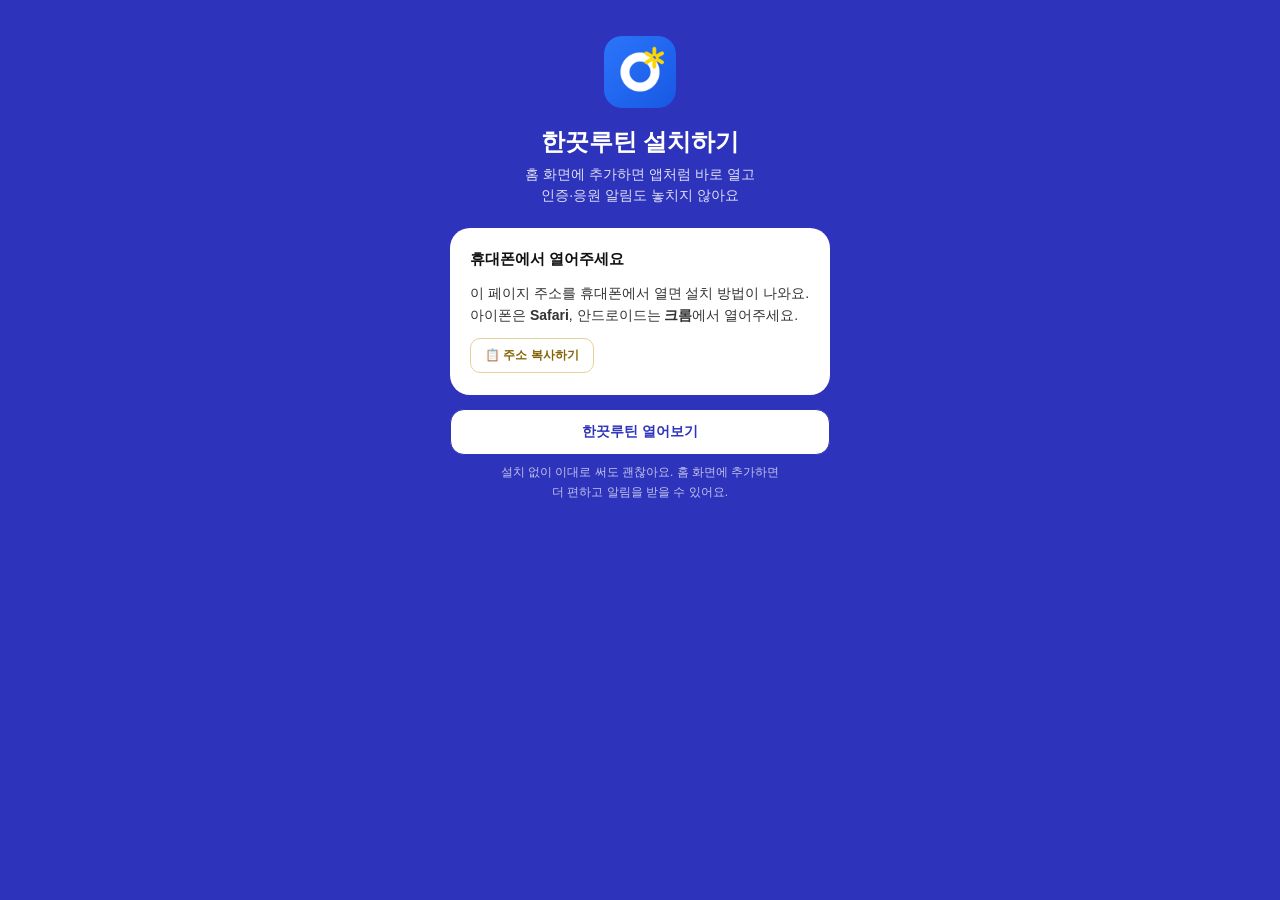
<file: install.html>
<!DOCTYPE html>
<html lang="ko">
<head>
<meta charset="UTF-8">
<meta name="viewport" content="width=device-width, initial-scale=1, viewport-fit=cover">
<title>한끗루틴 설치하기</title>
<meta name="theme-color" content="#2E33BC">
<meta name="robots" content="noindex">
<link rel="icon" type="image/png" href="icon-192.png">
<link rel="apple-touch-icon" href="icon-192.png">
<style>
  * { box-sizing: border-box; margin: 0; padding: 0; }
  body { font-family: -apple-system, BlinkMacSystemFont, 'Apple SD Gothic Neo', 'Noto Sans KR', sans-serif; background: #2E33BC; color: #111; min-height: 100vh; display: flex; justify-content: center; }
  .wrap { width: 100%; max-width: 420px; padding: 36px 20px calc(36px + env(safe-area-inset-bottom)); }
  .hero { text-align: center; color: #fff; margin-bottom: 22px; }
  .hero .logo { width: 72px; height: 72px; border-radius: 18px; margin-bottom: 14px; }
  .hero h1 { font-size: 24px; font-weight: 800; margin-bottom: 6px; }
  .hero p { font-size: 14px; opacity: 0.85; line-height: 1.5; }
  .card { background: #fff; border-radius: 20px; padding: 22px 20px; margin-bottom: 14px; }
  .card h2 { font-size: 15px; font-weight: 700; margin-bottom: 14px; }
  .step { display: flex; gap: 12px; align-items: flex-start; margin-bottom: 14px; }
  .step:last-child { margin-bottom: 0; }
  .num { flex-shrink: 0; width: 26px; height: 26px; border-radius: 50%; background: #E6F1FB; color: #185FA5; font-weight: 700; font-size: 13px; display: flex; align-items: center; justify-content: center; }
  .txt { flex: 1; font-size: 14px; line-height: 1.55; color: #333; }
  .txt small { display: block; margin-top: 4px; font-size: 12px; color: #888; }
  .warn { background: #FFF8E1; border-radius: 12px; padding: 14px; font-size: 13px; color: #856404; line-height: 1.6; margin-bottom: 16px; }
  .btn { display: block; width: 100%; padding: 16px; border: none; border-radius: 14px; background: #2E33BC; color: #fff; font-size: 16px; font-weight: 800; text-align: center; text-decoration: none; cursor: pointer; font-family: inherit; }
  .btn.light { background: #fff; color: #2E33BC; border: 1.5px solid #2E33BC; margin-top: 10px; font-size: 14px; padding: 13px; }
  .small-btn { margin-top: 8px; padding: 8px 14px; background: #fff; border: 1px solid #e5d29a; border-radius: 10px; font-size: 12px; font-weight: 600; color: #856404; cursor: pointer; font-family: inherit; }
  .foot { text-align: center; font-size: 12px; color: rgba(255,255,255,0.7); margin-top: 8px; line-height: 1.6; }
  .hidden { display: none; }
</style>
</head>
<body>
<div class="wrap">
  <div class="hero">
    <img class="logo" src="icon-192.png" alt="한끗루틴">
    <h1>한끗루틴 설치하기</h1>
    <p>홈 화면에 추가하면 앱처럼 바로 열고<br>인증·응원 알림도 놓치지 않아요</p>
  </div>

  <!-- 앱 안 브라우저(카톡 등) -->
  <div class="card hidden" id="inApp">
    <div class="warn"><b id="inAppName"></b> 안에서는 설치할 수 없어요.<br>아래 버튼으로 인터넷 앱(<span id="inAppTarget"></span>)에서 다시 열어주세요.</div>
    <button class="btn" id="inAppBtn" onclick="openExternal()">인터넷 앱으로 열기</button>
    <div class="txt" style="margin-top:14px;"><small id="inAppSteps"></small></div>
  </div>

  <!-- 아이폰 -->
  <div class="card hidden" id="ios">
    <div class="warn hidden" id="iosNotSafari"><b>아이폰은 Safari에서만 설치할 수 있어요.</b><br>Safari를 열고 이 주소를 붙여넣어 주세요.<br><button class="small-btn" onclick="copyAddress()">📋 주소 복사하기</button></div>
    <h2>아이폰 · 3단계</h2>
    <div class="step"><div class="num">1</div><div class="txt">Safari 하단의 <b>공유 버튼</b> ⬆️을 눌러요</div></div>
    <div class="step"><div class="num">2</div><div class="txt">메뉴를 아래로 내려서 <b>"홈 화면에 추가"</b> ➕를 선택해요</div></div>
    <div class="step"><div class="num">3</div><div class="txt">오른쪽 위 <b>"추가"</b>를 누르면 끝!<small>홈 화면에 생긴 🌱 아이콘으로 들어오면 알림도 켤 수 있어요.</small></div></div>
  </div>

  <!-- 안드로이드 -->
  <div class="card hidden" id="android">
    <h2>안드로이드 · 3단계</h2>
    <div class="step"><div class="num">1</div><div class="txt">크롬 오른쪽 위 <b>⋮ 메뉴</b>를 눌러요</div></div>
    <div class="step"><div class="num">2</div><div class="txt"><b>"앱 설치"</b> 또는 <b>"홈 화면에 추가"</b>를 선택해요</div></div>
    <div class="step"><div class="num">3</div><div class="txt"><b>"설치"</b>를 누르면 끝!<small>홈 화면에 생긴 🌱 아이콘으로 들어오면 알림도 켤 수 있어요.</small></div></div>
  </div>

  <!-- 컴퓨터 등 -->
  <div class="card hidden" id="desktop">
    <h2>휴대폰에서 열어주세요</h2>
    <div class="txt">이 페이지 주소를 휴대폰에서 열면 설치 방법이 나와요.<br>아이폰은 <b>Safari</b>, 안드로이드는 <b>크롬</b>에서 열어주세요.</div>
    <button class="small-btn" style="margin-top:12px;" onclick="copyAddress()">📋 주소 복사하기</button>
  </div>

  <a class="btn light" href="./">한끗루틴 열어보기</a>
  <div class="foot">설치 없이 이대로 써도 괜찮아요. 홈 화면에 추가하면<br>더 편하고 알림을 받을 수 있어요.</div>
</div>
<script>
  var ua = navigator.userAgent;
  var isIOS = /iPad|iPhone|iPod/.test(ua);
  var isAndroid = /Android/.test(ua);
  var inApp = /KAKAOTALK/i.test(ua) ? '카카오톡' : /Instagram/i.test(ua) ? '인스타그램' : /NAVER\(inapp/i.test(ua) ? '네이버' : /FBAN|FBAV/i.test(ua) ? '페이스북' : /\bLine\//i.test(ua) ? '라인' : null;
  var isSafari = isIOS && /WebKit/.test(ua) && !/CriOS|FxiOS/.test(ua) && !inApp;
  function show(id) { document.getElementById(id).classList.remove('hidden'); }
  function openExternal() {
    var url = location.href.split('#')[0];
    if (/KAKAOTALK/i.test(ua)) { location.href = 'kakaotalk://web/openExternal?url=' + encodeURIComponent(url); return; }
    if (isAndroid) {
      try { var u = new URL(url); location.href = 'intent://' + u.host + u.pathname + u.search + '#Intent;scheme=https;package=com.android.chrome;end'; return; } catch (e) {}
    }
    alert(isIOS ? '화면의 ⋯ 메뉴에서 「Safari에서 열기」를 눌러주세요.' : '화면의 ⋮ 메뉴에서 「다른 브라우저로 열기」를 눌러주세요.');
  }
  function copyAddress() {
    var url = location.href.split('#')[0].split('?')[0];
    if (navigator.clipboard && navigator.clipboard.writeText) {
      navigator.clipboard.writeText(url).then(function () { alert('주소를 복사했어요. Safari(또는 크롬)에 붙여넣어 열어주세요.'); }, function () { prompt('이 주소를 복사해 주세요', url); });
    } else { prompt('이 주소를 복사해 주세요', url); }
  }
  if (inApp) {
    document.getElementById('inAppName').textContent = inApp;
    document.getElementById('inAppTarget').textContent = isIOS ? 'Safari' : '크롬';
    var canAuto = /KAKAOTALK/i.test(ua) || isAndroid;
    document.getElementById('inAppBtn').style.display = canAuto ? '' : 'none';
    document.getElementById('inAppSteps').innerHTML = canAuto ? '버튼이 안 되면: 화면의 ⋮ 메뉴 → 「다른 브라우저로 열기」' : '화면의 ⋯ 메뉴 → 「Safari에서 열기」';
    show('inApp');
  }
  if (isIOS) { if (!isSafari && !inApp) show('iosNotSafari'); show('ios'); }
  else if (isAndroid) { show('android'); }
  else { show('desktop'); }
</script>
</body>
</html>
</file>
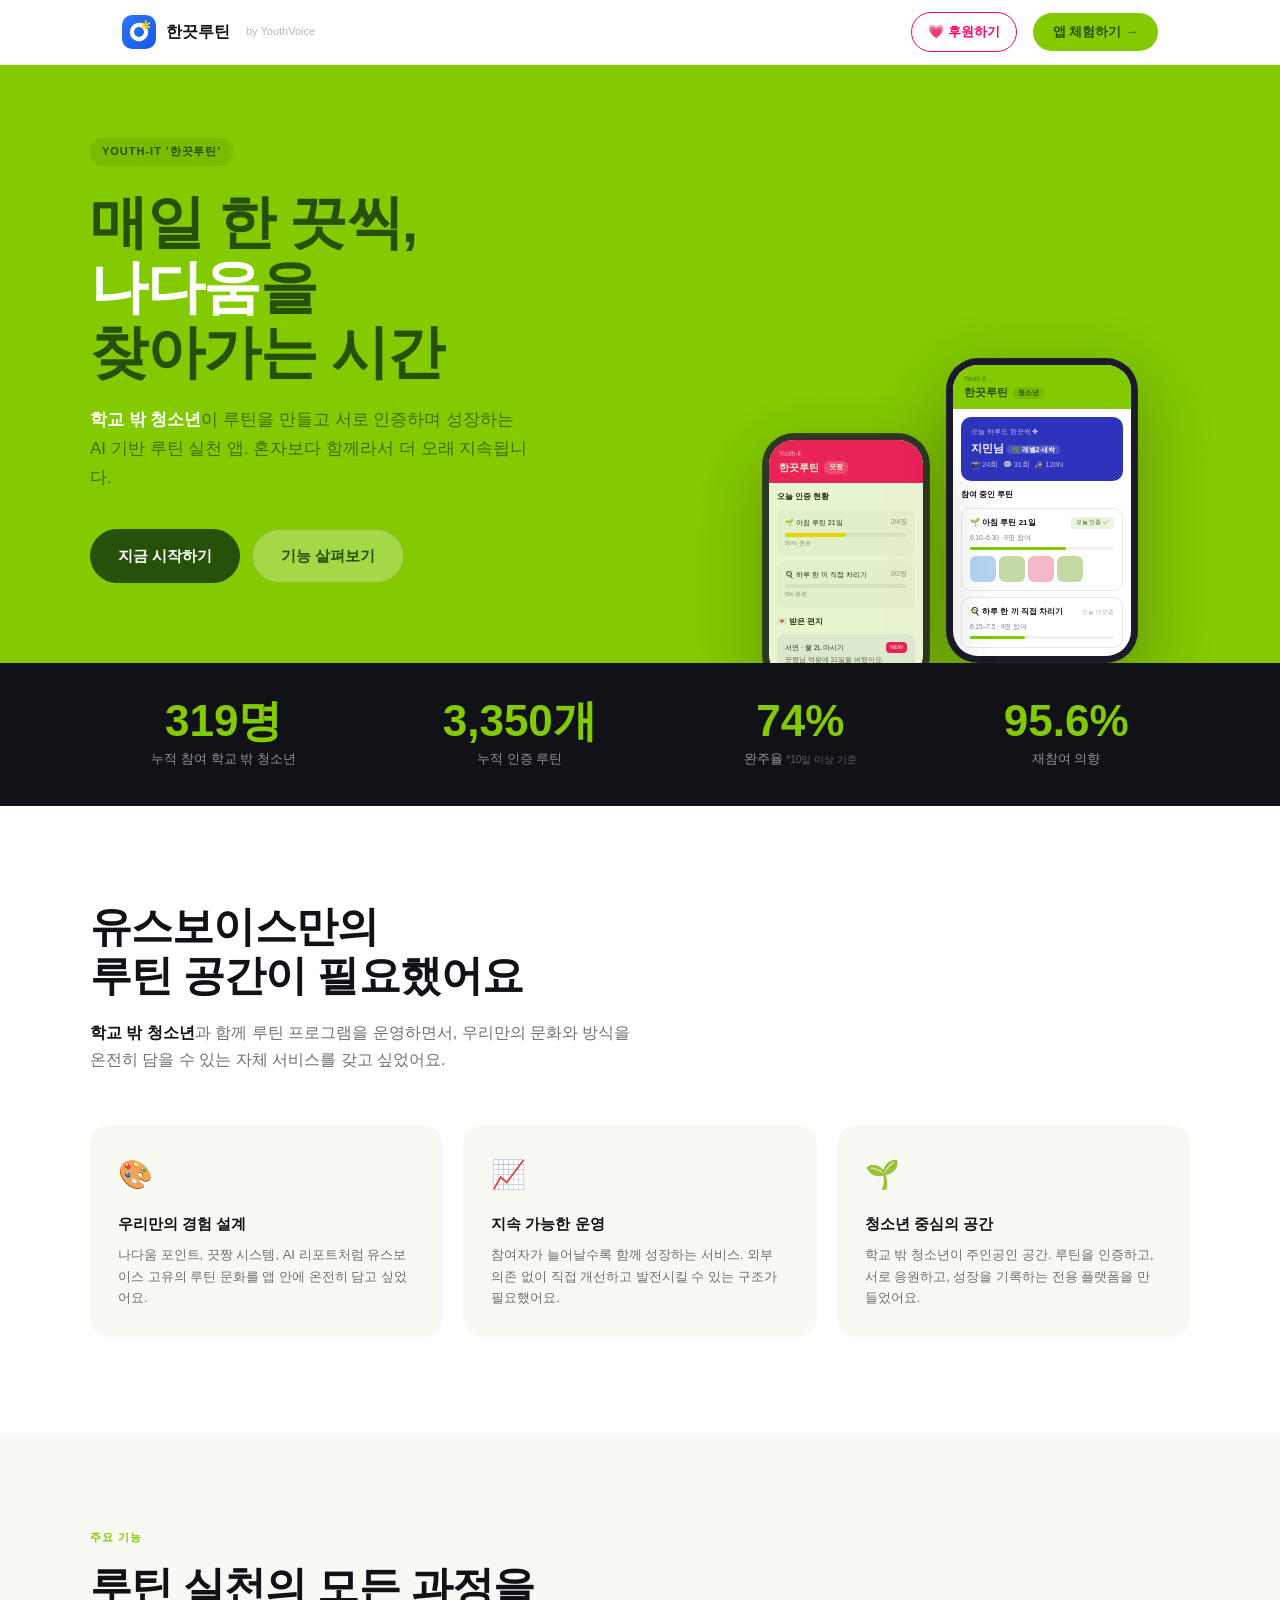
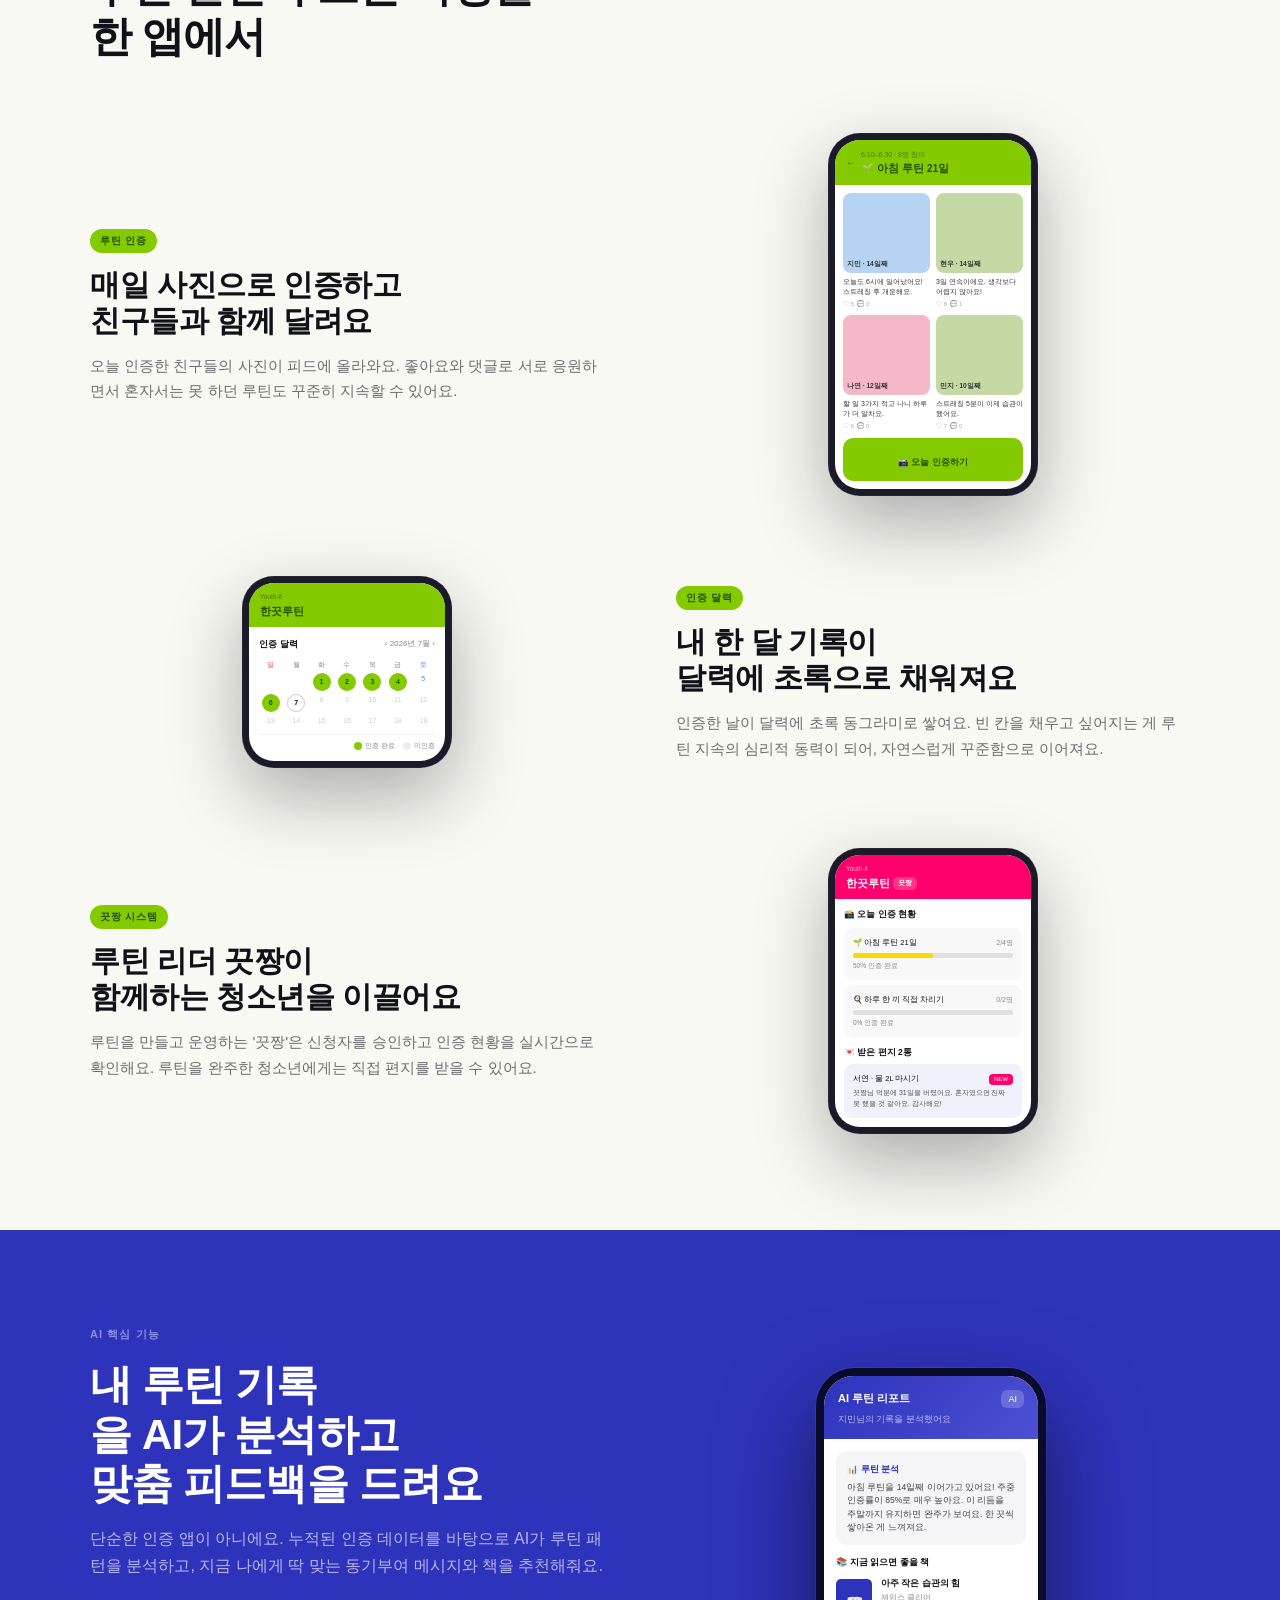
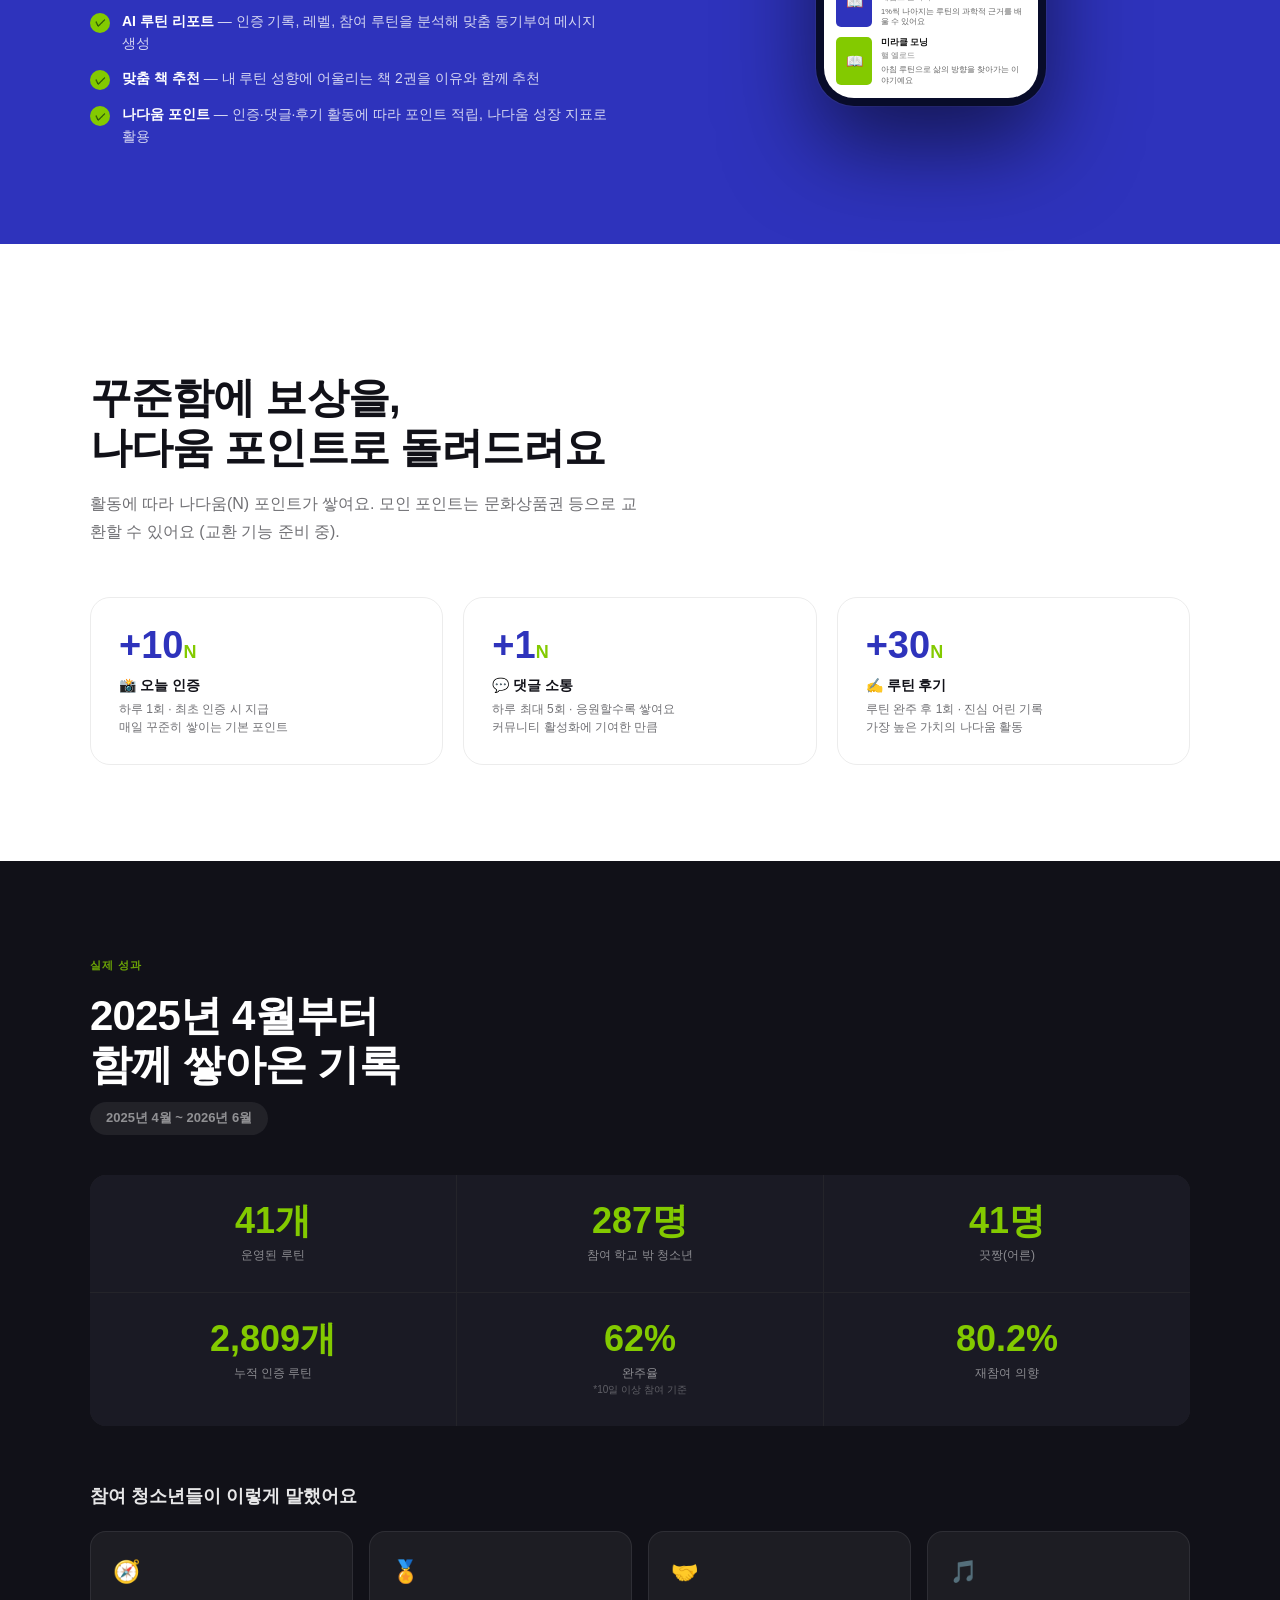
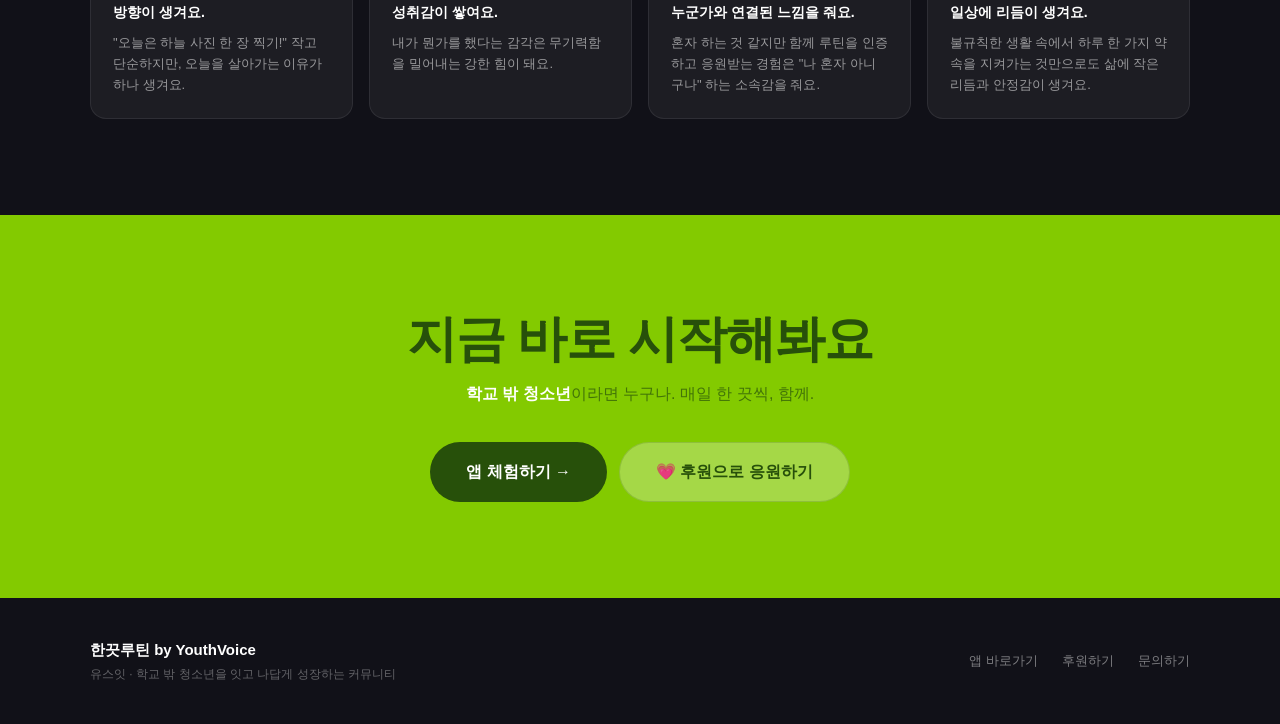
<file: landing.html>
<!DOCTYPE html>
<html lang="ko">
<head>
  <meta charset="UTF-8">
  <meta name="viewport" content="width=device-width, initial-scale=1.0">
  <title>한끗루틴 — 매일 한 끗, 나다움을 찾는 시간</title>
  <meta name="description" content="학교 밖 청소년을 위한 AI 루틴 실천 앱. 매일 한 끗씩 쌓아 나다움을 발견하세요.">
  <link rel="icon" href="logo-blue.svg" type="image/svg+xml">
  <style>
    *, *::before, *::after { box-sizing: border-box; margin: 0; padding: 0; }

    :root {
      --green: #83CA00;
      --green-dark: #27500A;
      --blue: #2E33BC;
      --pink: #FF006C;
      --yellow: #FFD600;
      --ink: #111118;
      --ink-60: rgba(17,17,24,0.6);
      --ink-30: rgba(17,17,24,0.3);
      --bg: #F8F9F2;
      --white: #FFFFFF;
    }

    html { scroll-behavior: smooth; }

    body {
      font-family: -apple-system, BlinkMacSystemFont, 'Apple SD Gothic Neo', 'Malgun Gothic', 'Noto Sans KR', sans-serif;
      color: var(--ink);
      background: var(--white);
      line-height: 1.6;
      -webkit-font-smoothing: antialiased;
    }

    a { text-decoration: none; color: inherit; }
    img { max-width: 100%; }

    /* ── NAV ── */
    .nav-wrap {
      position: sticky; top: 0; z-index: 100;
      background: rgba(255,255,255,0.96);
      backdrop-filter: blur(12px);
      border-bottom: 1px solid rgba(17,17,24,0.07);
    }
    nav {
      max-width: 1100px; margin: 0 auto;
      padding: 0 32px; height: 64px;
      display: flex; align-items: center; justify-content: space-between;
    }
    .nav-logo { display: flex; align-items: center; gap: 10px; }
    .nav-logo-icon {
      width: 34px; height: 34px; border-radius: 10px;
      background: var(--green);
      display: flex; align-items: center; justify-content: center;
      font-size: 13px; font-weight: 800; color: var(--green-dark);
      letter-spacing: -0.03em;
    }
    .nav-logo-name { font-size: 16px; font-weight: 700; color: var(--ink); }
    .nav-logo-by { font-size: 11px; color: var(--ink-30); margin-left: 6px; }
    .nav-right { display: flex; align-items: center; gap: 16px; }
    .nav-badge {
      font-size: 11px; font-weight: 600; letter-spacing: 0.05em;
      color: var(--blue); background: rgba(46,51,188,0.08);
      padding: 4px 10px; border-radius: 100px;
    }
    .btn-nav {
      display: inline-flex; align-items: center; gap: 6px;
      background: var(--green); color: var(--green-dark);
      font-size: 13px; font-weight: 700;
      padding: 9px 20px; border-radius: 100px;
      transition: transform .15s, box-shadow .15s;
    }
    .btn-nav:hover { transform: translateY(-1px); box-shadow: 0 4px 16px rgba(131,202,0,.4); }
    .btn-donate {
      display: inline-flex; align-items: center; gap: 6px;
      background: transparent; color: var(--pink);
      font-size: 13px; font-weight: 700;
      padding: 9px 16px; border-radius: 100px;
      border: 1.5px solid var(--pink);
      transition: background .15s;
    }
    .btn-donate:hover { background: rgba(255,0,108,.08); }

    /* ── HERO ── */
    .hero {
      background: var(--green);
      padding: 72px 32px 0;
      overflow: hidden;
    }
    .hero-inner {
      max-width: 1100px; margin: 0 auto;
      display: grid; grid-template-columns: 1fr 480px;
      gap: 48px; align-items: flex-end;
    }
    .hero-text { padding-bottom: 80px; }
    .hero-eyebrow {
      display: inline-block;
      font-size: 11px; font-weight: 600; letter-spacing: 0.09em; text-transform: uppercase;
      background: rgba(39,80,10,0.12);
      color: var(--green-dark);
      padding: 5px 12px; border-radius: 100px;
      margin-bottom: 24px;
    }
    h1 {
      font-size: clamp(38px, 5vw, 58px);
      font-weight: 900; line-height: 1.12;
      letter-spacing: -0.025em;
      color: var(--green-dark);
      text-wrap: balance;
      margin-bottom: 22px;
    }
    h1 em { font-style: normal; color: var(--white); }
    .hero-body {
      font-size: 17px; line-height: 1.7;
      color: rgba(39,80,10,0.75);
      margin-bottom: 36px; max-width: 440px;
    }
    .hero-btns { display: flex; gap: 12px; flex-wrap: wrap; }
    .btn-primary {
      display: inline-flex; align-items: center; gap: 8px;
      background: var(--green-dark); color: #fff;
      font-size: 15px; font-weight: 700;
      padding: 14px 28px; border-radius: 100px;
      transition: transform .15s, box-shadow .15s;
    }
    .btn-primary:hover { transform: translateY(-2px); box-shadow: 0 8px 24px rgba(39,80,10,.35); }
    .btn-ghost {
      display: inline-flex; align-items: center; gap: 8px;
      background: rgba(255,255,255,.28); color: var(--green-dark);
      font-size: 15px; font-weight: 600;
      padding: 14px 28px; border-radius: 100px;
      border: 1.5px solid rgba(39,80,10,.18);
      transition: background .15s;
    }
    .btn-ghost:hover { background: rgba(255,255,255,.45); }

    /* ── HERO PHONES ── */
    .hero-phones {
      display: flex; align-items: flex-end; gap: 16px; justify-content: center;
    }
    .phone {
      background: #1a1a28;
      border-radius: 32px;
      padding: 7px;
      box-shadow: 0 28px 72px rgba(17,17,24,.32), inset 0 0 0 0.5px rgba(255,255,255,.1);
      flex-shrink: 0;
    }
    .phone-screen {
      border-radius: 25px; overflow: hidden; background: #fff;
    }
    .phone-back { transform: translateY(24px); opacity: .82; }

    /* ── STATS ── */
    .stats-bar {
      background: var(--ink);
      padding: 36px 32px;
    }
    .stats-inner {
      max-width: 1100px; margin: 0 auto;
      display: flex; justify-content: space-around; flex-wrap: wrap; gap: 24px;
    }
    .stat { text-align: center; }
    .stat-n {
      font-size: clamp(30px, 4vw, 44px);
      font-weight: 800; color: var(--green); display: block;
      font-variant-numeric: tabular-nums; line-height: 1;
    }
    .stat-l { font-size: 13px; color: rgba(255,255,255,.55); margin-top: 6px; display: block; }

    /* ── GENERIC SECTION ── */
    .section { padding: 96px 32px; }
    .section-inner { max-width: 1100px; margin: 0 auto; }
    .eyebrow {
      font-size: 11px; font-weight: 600; letter-spacing: .1em; text-transform: uppercase;
      color: var(--green); margin-bottom: 16px;
    }
    h2 {
      font-size: clamp(28px, 4vw, 42px);
      font-weight: 800; line-height: 1.18; letter-spacing: -.02em;
      text-wrap: balance; margin-bottom: 18px;
    }
    .section-body {
      font-size: 16px; line-height: 1.7; color: var(--ink-60); max-width: 560px;
    }

    /* ── PROBLEM CARDS ── */
    .problem-grid {
      display: grid; grid-template-columns: repeat(3,1fr); gap: 20px; margin-top: 52px;
    }
    .p-card {
      background: var(--bg); border-radius: 20px; padding: 28px;
    }
    .p-icon { font-size: 28px; margin-bottom: 14px; display: block; }
    .p-title { font-size: 15px; font-weight: 700; margin-bottom: 8px; }
    .p-desc { font-size: 13px; line-height: 1.65; color: var(--ink-60); }

    /* ── FEATURE ROWS ── */
    .features-bg { background: var(--bg); }
    .feat-row {
      display: grid; grid-template-columns: 1fr 1fr;
      gap: 72px; align-items: center; margin-bottom: 80px;
    }
    .feat-row:last-child { margin-bottom: 0; }
    .feat-row.flip { direction: rtl; }
    .feat-row.flip > * { direction: ltr; }
    .feat-tag {
      display: inline-block; margin-bottom: 14px;
      font-size: 10px; font-weight: 700; letter-spacing: .08em; text-transform: uppercase;
      background: var(--green); color: var(--green-dark);
      padding: 4px 10px; border-radius: 100px;
    }
    h3 {
      font-size: clamp(22px,3vw,30px);
      font-weight: 800; line-height: 1.2; letter-spacing: -.015em; margin-bottom: 14px;
    }
    .feat-desc { font-size: 15px; line-height: 1.7; color: var(--ink-60); }
    .feat-phone { display: flex; justify-content: center; }

    /* ── AI SECTION ── */
    .ai-bg { background: var(--blue); }
    .ai-inner {
      max-width: 1100px; margin: 0 auto;
      display: grid; grid-template-columns: 1fr 1fr; gap: 64px; align-items: center;
    }
    .ai-eye { font-size: 11px; font-weight: 600; letter-spacing: .1em; text-transform: uppercase; color: rgba(255,255,255,.45); margin-bottom: 16px; }
    .ai-h2 { font-size: clamp(28px,4vw,42px); font-weight: 800; line-height: 1.18; color: #fff; margin-bottom: 16px; }
    .ai-body { font-size: 16px; line-height: 1.7; color: rgba(255,255,255,.65); margin-bottom: 32px; }
    .ai-list { display: flex; flex-direction: column; gap: 14px; }
    .ai-item { display: flex; align-items: flex-start; gap: 12px; }
    .ai-check {
      width: 20px; height: 20px; border-radius: 50%; background: var(--green);
      display: flex; align-items: center; justify-content: center;
      flex-shrink: 0; margin-top: 2px;
      font-size: 11px; font-weight: 700; color: var(--green-dark);
    }
    .ai-txt { font-size: 14px; line-height: 1.55; color: rgba(255,255,255,.8); }
    .ai-txt strong { color: #fff; }
    .ai-phone-wrap { display: flex; justify-content: center; }
    .ai-phone {
      width: 230px; background: #080c2a; border-radius: 38px; padding: 8px;
      box-shadow: 0 40px 90px rgba(0,0,0,.55), 0 0 0 1px rgba(255,255,255,.07);
    }
    .ai-phone-screen { border-radius: 30px; overflow: hidden; background: #fff; }

    /* ── NADAM ── */
    .nadam-grid {
      display: grid; grid-template-columns: repeat(3,1fr); gap: 20px; margin-top: 52px;
    }
    .n-card {
      border: 1.5px solid rgba(17,17,24,.08); border-radius: 20px; padding: 28px;
      transition: border-color .2s, box-shadow .2s;
    }
    .n-card:hover { border-color: var(--green); box-shadow: 0 4px 20px rgba(131,202,0,.15); }
    .n-num {
      font-size: 38px; font-weight: 800; color: var(--blue); line-height: 1;
      font-variant-numeric: tabular-nums;
    }
    .n-unit { font-size: 18px; color: var(--green); font-weight: 800; }
    .n-action-title { font-size: 14px; font-weight: 700; margin-top: 10px; margin-bottom: 4px; }
    .n-action-desc { font-size: 12px; color: var(--ink-60); line-height: 1.5; }

    /* ── RESULTS ── */
    .results-bg { background: var(--ink); }
    .results-inner { max-width: 1100px; margin: 0 auto; }
    .results-period {
      display: inline-block;
      font-size: 13px; font-weight: 600; color: rgba(255,255,255,.5);
      background: rgba(255,255,255,.07);
      padding: 6px 16px; border-radius: 100px;
      margin-bottom: 40px;
    }
    .results-big {
      display: grid; grid-template-columns: repeat(3, 1fr); gap: 1px;
      background: rgba(255,255,255,.08);
      border-radius: 16px; overflow: hidden;
      margin-bottom: 56px;
    }
    .results-big-item {
      background: #1a1a24;
      padding: 28px 20px; text-align: center;
    }
    .results-big-n {
      font-size: clamp(24px, 3vw, 36px);
      font-weight: 800; color: var(--green);
      display: block; line-height: 1;
      font-variant-numeric: tabular-nums;
    }
    .results-big-l { font-size: 12px; color: rgba(255,255,255,.5); margin-top: 8px; display: block; line-height: 1.4; }
    .results-voices-title {
      font-size: 18px; font-weight: 700; color: rgba(255,255,255,.9);
      margin-bottom: 20px;
    }
    .results-voices {
      display: grid; grid-template-columns: repeat(4, 1fr); gap: 16px;
    }
    .voice-card {
      background: rgba(255,255,255,.05);
      border: 1px solid rgba(255,255,255,.08);
      border-radius: 16px; padding: 22px;
    }
    .voice-icon { font-size: 22px; margin-bottom: 12px; display: block; }
    .voice-title { font-size: 14px; font-weight: 700; color: #fff; margin-bottom: 8px; }
    .voice-body { font-size: 13px; line-height: 1.65; color: rgba(255,255,255,.55); }
    .results-rescore {
      margin-top: 32px; text-align: center;
      font-size: 16px; font-weight: 700; color: rgba(255,255,255,.85);
    }
    .results-rescore strong { color: var(--green); font-size: 22px; }
    @media (max-width: 900px) {
      .results-big { grid-template-columns: repeat(2, 1fr); }
      .results-voices { grid-template-columns: repeat(2, 1fr); }
    }
    @media (max-width: 520px) {
      .results-big { grid-template-columns: repeat(2, 1fr); }
      .results-voices { grid-template-columns: 1fr; }
    }

    /* ── CTA ── */
    .cta-bg { background: var(--green); padding: 96px 32px; text-align: center; }
    .cta-h2 {
      font-size: clamp(30px,5vw,50px); font-weight: 900; line-height: 1.12;
      color: var(--green-dark); margin-bottom: 14px; text-wrap: balance;
    }
    .cta-body { font-size: 16px; color: rgba(39,80,10,.7); margin-bottom: 36px; }
    .cta-btns { display: flex; justify-content: center; gap: 12px; flex-wrap: wrap; }
    .cta-note { margin-top: 32px; font-size: 12px; color: rgba(39,80,10,.45); }

    /* ── FOOTER ── */
    footer { background: var(--ink); padding: 40px 32px; }
    .footer-inner {
      max-width: 1100px; margin: 0 auto;
      display: flex; justify-content: space-between; align-items: center; flex-wrap: wrap; gap: 16px;
    }
    .footer-name { font-size: 15px; font-weight: 700; color: #fff; }
    .footer-sub { font-size: 12px; color: rgba(255,255,255,.35); margin-top: 3px; }
    .footer-links { display: flex; gap: 24px; }
    .footer-links a { font-size: 13px; color: rgba(255,255,255,.45); transition: color .15s; }
    .footer-links a:hover { color: rgba(255,255,255,.9); }

    /* ── RESPONSIVE ── */
    @media (max-width: 900px) {
      .hero-inner { grid-template-columns: 1fr; }
      .hero-text { padding-bottom: 0; }
      .hero-phones { justify-content: center; padding: 48px 0 0; }
      .problem-grid, .nadam-grid { grid-template-columns: 1fr; }
      .feat-row, .ai-inner { grid-template-columns: 1fr; gap: 40px; }
      .feat-row.flip { direction: ltr; }
      .feat-phone { order: -1; }
    }
    @media (max-width: 520px) {
      nav { padding: 0 20px; }
      .nav-badge { display: none; }
      .section { padding: 64px 20px; }
      .ai-bg { padding: 64px 20px; }
      .cta-bg { padding: 64px 20px; }
    }

    /* ── MOTION ── */
    /* 히어로 등장 (backwards fill: reduced-motion에서도 안전) */
    @keyframes heroUp { from { opacity: 0; transform: translateY(28px); } }
    .hero-eyebrow { animation: heroUp .7s cubic-bezier(.22,1,.36,1) .05s backwards; }
    .hero h1      { animation: heroUp .7s cubic-bezier(.22,1,.36,1) .16s backwards; }
    .hero-body    { animation: heroUp .7s cubic-bezier(.22,1,.36,1) .27s backwards; }
    .hero-btns    { animation: heroUp .7s cubic-bezier(.22,1,.36,1) .38s backwards; }

    /* 폰 목업: 등장 후 은은한 플로팅 */
    @keyframes phoneFloat     { 0%,100% { transform: translateY(0); }    50% { transform: translateY(-9px); } }
    @keyframes phoneFloatBack { 0%,100% { transform: translateY(24px); } 50% { transform: translateY(17px); } }
    .hero-phones .phone {
      animation: heroUp .9s cubic-bezier(.22,1,.36,1) .45s backwards,
                 phoneFloat 5.5s ease-in-out 1.6s infinite;
    }
    .hero-phones .phone-back {
      animation: heroUp .9s cubic-bezier(.22,1,.36,1) .62s backwards,
                 phoneFloatBack 5.5s ease-in-out 2s infinite;
    }

    /* 스크롤 리빌 (JS가 .in 부여) */
    .js .reveal { opacity: 0; transform: translateY(26px);
      transition: opacity .7s cubic-bezier(.22,1,.36,1), transform .7s cubic-bezier(.22,1,.36,1); }
    .js .reveal.in { opacity: 1; transform: none; }

    /* 카드 호버 리프트 */
    .p-card, .n-card, .voice-card { transition: transform .35s cubic-bezier(.22,1,.36,1), box-shadow .35s ease; }
    .p-card:hover, .n-card:hover, .voice-card:hover {
      transform: translateY(-5px) !important;
      box-shadow: 0 16px 36px rgba(17,17,24,.09);
    }
    .results-big-item { transition: transform .35s cubic-bezier(.22,1,.36,1); }
    .results-big-item:hover { transform: translateY(-4px) !important; }

    @media (prefers-reduced-motion: reduce) {
      * { transition: none !important; animation: none !important; }
    }
  </style>
</head>
<body>

<!-- NAV -->
<div class="nav-wrap">
  <nav>
    <div class="nav-logo">
      <img src="logo-blue.svg" alt="유스잇 로고" style="width:34px;height:34px;border-radius:10px;">
      <span class="nav-logo-name">한끗루틴</span>
      <span class="nav-logo-by">by YouthVoice</span>
    </div>
    <div class="nav-right">
      <a href="https://secure.donus.org/youthvoice/pay/step1_direct?dontype=25&period=pledge" class="btn-donate" target="_blank">💗 후원하기</a>
      <a href="https://youthitdev.github.io/youthit-routine/" class="btn-nav" target="_blank">앱 체험하기 →</a>
    </div>
  </nav>
</div>

<!-- HERO -->
<section class="hero">
  <div class="hero-inner">
    <div class="hero-text">
      <div class="hero-eyebrow">Youth-it '한끗루틴'</div>
      <h1>매일 한 끗씩,<br><em>나다움</em>을<br>찾아가는 시간</h1>
      <p class="hero-body"><strong style="color:#fff;font-weight:800;">학교 밖 청소년</strong>이 루틴을 만들고 서로 인증하며 성장하는 AI 기반 루틴 실천 앱. 혼자보다 함께라서 더 오래 지속됩니다.</p>
      <div class="hero-btns">
        <a href="https://youthitdev.github.io/youthit-routine/" class="btn-primary" target="_blank">지금 시작하기</a>
        <a href="#features" class="btn-ghost">기능 살펴보기</a>
      </div>
    </div>

    <div class="hero-phones">
      <!-- Phone back: 끗짱 홈 -->
      <div class="phone phone-back" style="width:168px;">
        <div class="phone-screen">
          <div style="background:#FF006C;padding:9px 10px 7px;">
            <div style="font-size:6.5px;color:rgba(255,255,255,0.7);">Youth-it</div>
            <div style="font-size:10px;font-weight:700;color:#fff;display:flex;align-items:center;gap:3px;">한끗루틴<span style="font-size:6.5px;background:rgba(255,255,255,0.2);padding:1px 5px;border-radius:5px;margin-left:2px;">끗짱</span></div>
          </div>
          <div style="padding:8px;font-size:8px;">
            <div style="font-weight:700;margin-bottom:6px;color:#111;">오늘 인증 현황</div>
            <div style="background:#f8f8f8;border-radius:8px;padding:8px;margin-bottom:5px;">
              <div style="display:flex;justify-content:space-between;margin-bottom:4px;"><span style="font-size:7px;font-weight:500;">🌱 아침 루틴 21일</span><span style="font-size:6.5px;color:#888;">2/4명</span></div>
              <div style="height:4px;background:#e8e8e8;border-radius:2px;"><div style="width:50%;height:100%;background:#FFD600;border-radius:2px;"></div></div>
              <div style="font-size:6px;color:#888;margin-top:2px;">50% 완료</div>
            </div>
            <div style="background:#f8f8f8;border-radius:8px;padding:8px;">
              <div style="display:flex;justify-content:space-between;margin-bottom:4px;"><span style="font-size:7px;font-weight:500;">🍳 하루 한 끼 직접 차리기</span><span style="font-size:6.5px;color:#888;">0/2명</span></div>
              <div style="height:4px;background:#e8e8e8;border-radius:2px;"><div style="width:0%;height:100%;background:#FF006C;border-radius:2px;"></div></div>
              <div style="font-size:6px;color:#888;margin-top:2px;">0% 완료</div>
            </div>
            <div style="font-weight:700;margin:8px 0 5px;color:#111;">💌 받은 편지</div>
            <div style="background:#f0f1fb;border-radius:8px;padding:8px;">
              <div style="display:flex;justify-content:space-between;margin-bottom:2px;"><span style="font-size:7px;font-weight:500;">서연 · 물 2L 마시기</span><span style="background:#FF006C;color:#fff;font-size:5.5px;padding:1px 4px;border-radius:4px;">NEW</span></div>
              <div style="font-size:6.5px;color:#555;line-height:1.4;">끗짱님 덕분에 31일을 버텼어요.</div>
            </div>
          </div>
        </div>
      </div>

      <!-- Phone front: 청소년 홈 -->
      <div class="phone" style="width:192px;">
        <div class="phone-screen">
          <div style="background:#83CA00;padding:9px 11px 7px;">
            <div style="font-size:6.5px;color:rgba(39,80,10,0.65);">Youth-it</div>
            <div style="font-size:11px;font-weight:700;color:#27500A;display:flex;align-items:center;gap:3px;">한끗루틴<span style="font-size:6.5px;background:rgba(39,80,10,0.14);color:#27500A;padding:1px 5px;border-radius:5px;margin-left:2px;">청소년</span></div>
          </div>
          <div style="padding:8px;">
            <div style="background:#2E33BC;border-radius:10px;padding:10px;margin-bottom:8px;">
              <div style="font-size:6.5px;color:rgba(255,255,255,0.65);">오늘 하루도 한끗씩 ✦</div>
              <div style="font-size:10.5px;font-weight:700;color:#fff;margin:3px 0 2px;">지민님 <span style="font-size:6.5px;background:rgba(255,255,255,0.15);padding:1px 5px;border-radius:4px;">🌿 레벨2·새싹</span></div>
              <div style="font-size:7.5px;color:rgba(255,255,255,0.65);">📸 24회&nbsp;&nbsp;💬 31회&nbsp;&nbsp;✨ 120N</div>
            </div>
            <div style="font-size:8px;font-weight:700;color:#111;margin-bottom:6px;">참여 중인 루틴</div>
            <div style="border:0.5px solid #e8e8e8;border-radius:9px;padding:8px;margin-bottom:6px;">
              <div style="display:flex;justify-content:space-between;align-items:center;margin-bottom:3px;">
                <span style="font-size:8px;font-weight:600;">🌱 아침 루틴 21일</span>
                <span style="font-size:6px;background:#EAF3DE;color:#3B6D11;padding:1px 5px;border-radius:4px;">오늘 인증 ✓</span>
              </div>
              <div style="font-size:6.5px;color:#888;margin-bottom:4px;">6.10–6.30 · 8명 참여</div>
              <div style="height:3px;background:#f0f0f0;border-radius:2px;"><div style="width:67%;height:100%;background:#83CA00;border-radius:2px;"></div></div>
              <div style="display:flex;gap:3px;margin-top:6px;">
                <div style="width:26px;height:26px;border-radius:6px;background:#B5D4F4;"></div>
                <div style="width:26px;height:26px;border-radius:6px;background:#C5D9A4;"></div>
                <div style="width:26px;height:26px;border-radius:6px;background:#F4B8C8;"></div>
                <div style="width:26px;height:26px;border-radius:6px;background:#C5D9A4;"></div>
              </div>
            </div>
            <div style="border:0.5px solid #e8e8e8;border-radius:9px;padding:8px;">
              <div style="display:flex;justify-content:space-between;align-items:center;margin-bottom:3px;">
                <span style="font-size:8px;font-weight:600;">🍳 하루 한 끼 직접 차리기</span>
                <span style="font-size:6px;color:#aaa;">오늘 미인증</span>
              </div>
              <div style="font-size:6.5px;color:#888;margin-bottom:4px;">6.15–7.5 · 4명 참여</div>
              <div style="height:3px;background:#f0f0f0;border-radius:2px;"><div style="width:38%;height:100%;background:#83CA00;border-radius:2px;"></div></div>
            </div>
          </div>
        </div>
      </div>
    </div>
  </div>
</section>

<!-- STATS -->
<div class="stats-bar">
  <div class="stats-inner">
    <div class="stat"><span class="stat-n">319명</span><span class="stat-l">누적 참여 학교 밖 청소년</span></div>
    <div class="stat"><span class="stat-n">3,350개</span><span class="stat-l">누적 인증 루틴</span></div>
    <div class="stat"><span class="stat-n">74%</span><span class="stat-l">완주율 <small style="font-size:10px;opacity:.6;">*10일 이상 기준</small></span></div>
    <div class="stat"><span class="stat-n">95.6%</span><span class="stat-l">재참여 의향</span></div>
  </div>
</div>

<!-- PROBLEM -->
<section class="section">
  <div class="section-inner">
    <h2>유스보이스만의<br>루틴 공간이 필요했어요</h2>
    <p class="section-body"><strong style="color:var(--ink);font-weight:700;">학교 밖 청소년</strong>과 함께 루틴 프로그램을 운영하면서, 우리만의 문화와 방식을 온전히 담을 수 있는 자체 서비스를 갖고 싶었어요.</p>
    <div class="problem-grid">
      <div class="p-card">
        <span class="p-icon">🎨</span>
        <div class="p-title">우리만의 경험 설계</div>
        <div class="p-desc">나다움 포인트, 끗짱 시스템, AI 리포트처럼 유스보이스 고유의 루틴 문화를 앱 안에 온전히 담고 싶었어요.</div>
      </div>
      <div class="p-card">
        <span class="p-icon">📈</span>
        <div class="p-title">지속 가능한 운영</div>
        <div class="p-desc">참여자가 늘어날수록 함께 성장하는 서비스. 외부 의존 없이 직접 개선하고 발전시킬 수 있는 구조가 필요했어요.</div>
      </div>
      <div class="p-card">
        <span class="p-icon">🌱</span>
        <div class="p-title">청소년 중심의 공간</div>
        <div class="p-desc">학교 밖 청소년이 주인공인 공간. 루틴을 인증하고, 서로 응원하고, 성장을 기록하는 전용 플랫폼을 만들었어요.</div>
      </div>
    </div>
  </div>
</section>

<!-- FEATURES -->
<section class="section features-bg" id="features">
  <div class="section-inner">
    <div class="eyebrow">주요 기능</div>
    <h2>루틴 실천의 모든 과정을<br>한 앱에서</h2>

    <div style="margin-top:72px;">

      <!-- Feature 1: 루틴 인증 피드 -->
      <div class="feat-row">
        <div>
          <div class="feat-tag">루틴 인증</div>
          <h3>매일 사진으로 인증하고<br>친구들과 함께 달려요</h3>
          <p class="feat-desc">오늘 인증한 친구들의 사진이 피드에 올라와요. 좋아요와 댓글로 서로 응원하면서 혼자서는 못 하던 루틴도 꾸준히 지속할 수 있어요.</p>
        </div>
        <div class="feat-phone">
          <div class="phone" style="width:210px;">
            <div class="phone-screen">
              <div style="background:#83CA00;padding:9px 11px 8px;display:flex;align-items:center;gap:6px;">
                <span style="font-size:9px;color:#27500A;">←</span>
                <div><div style="font-size:7px;color:rgba(39,80,10,0.6);">6.10–6.30 · 8명 참여</div><div style="font-size:10.5px;font-weight:700;color:#27500A;">🌱 아침 루틴 21일</div></div>
              </div>
              <div style="display:grid;grid-template-columns:1fr 1fr;gap:6px;padding:8px 8px 4px;">
                <div>
                  <div style="height:80px;border-radius:8px;background:#B5D4F4;margin-bottom:4px;display:flex;align-items:flex-end;padding:4px;"><span style="font-size:6.5px;color:#333;font-weight:600;">지민 · 14일째</span></div>
                  <div style="font-size:7px;color:#333;line-height:1.4;">오늘도 6시에 일어났어요! 스트레칭 후 개운해요.</div>
                  <div style="font-size:6px;color:#aaa;margin-top:3px;">♡ 5 &nbsp;💬 2</div>
                </div>
                <div>
                  <div style="height:80px;border-radius:8px;background:#C5D9A4;margin-bottom:4px;display:flex;align-items:flex-end;padding:4px;"><span style="font-size:6.5px;color:#333;font-weight:600;">현우 · 14일째</span></div>
                  <div style="font-size:7px;color:#333;line-height:1.4;">3일 연속이에요. 생각보다 어렵지 않아요!</div>
                  <div style="font-size:6px;color:#aaa;margin-top:3px;">♡ 8 &nbsp;💬 1</div>
                </div>
                <div>
                  <div style="height:80px;border-radius:8px;background:#F4B8C8;margin-bottom:4px;display:flex;align-items:flex-end;padding:4px;"><span style="font-size:6.5px;color:#333;font-weight:600;">나연 · 12일째</span></div>
                  <div style="font-size:7px;color:#333;line-height:1.4;">할 일 3가지 적고 나니 하루가 더 알차요.</div>
                  <div style="font-size:6px;color:#aaa;margin-top:3px;">♡ 6 &nbsp;💬 0</div>
                </div>
                <div>
                  <div style="height:80px;border-radius:8px;background:#C5D9A4;margin-bottom:4px;display:flex;align-items:flex-end;padding:4px;"><span style="font-size:6.5px;color:#333;font-weight:600;">민지 · 10일째</span></div>
                  <div style="font-size:7px;color:#333;line-height:1.4;">스트레칭 5분이 이제 습관이 됐어요.</div>
                  <div style="font-size:6px;color:#aaa;margin-top:3px;">♡ 7 &nbsp;💬 0</div>
                </div>
              </div>
              <div style="margin:2px 8px 8px;background:#83CA00;border-radius:10px;padding:9px 0;text-align:center;">
                <span style="font-size:8.5px;font-weight:700;color:#27500A;">📷 오늘 인증하기</span>
              </div>
            </div>
          </div>
        </div>
      </div>

      <!-- Feature 2: 인증 달력 -->
      <div class="feat-row flip">
        <div>
          <div class="feat-tag">인증 달력</div>
          <h3>내 한 달 기록이<br>달력에 초록으로 채워져요</h3>
          <p class="feat-desc">인증한 날이 달력에 초록 동그라미로 쌓여요. 빈 칸을 채우고 싶어지는 게 루틴 지속의 심리적 동력이 되어, 자연스럽게 꾸준함으로 이어져요.</p>
        </div>
        <div class="feat-phone">
          <div class="phone" style="width:210px;">
            <div class="phone-screen">
              <div style="background:#83CA00;padding:9px 11px 7px;">
                <div style="font-size:6.5px;color:rgba(39,80,10,0.65);">Youth-it</div>
                <div style="font-size:11px;font-weight:700;color:#27500A;">한끗루틴</div>
              </div>
              <div style="padding:10px;">
                <div style="font-size:9px;font-weight:700;margin-bottom:8px;display:flex;justify-content:space-between;align-items:center;">
                  <span>인증 달력</span>
                  <span style="font-size:8px;color:#888;font-weight:500;">‹ 2026년 7월 ›</span>
                </div>
                <div style="display:grid;grid-template-columns:repeat(7,1fr);text-align:center;gap:2px;row-gap:3px;">
                  <div style="font-size:6.5px;color:#FF4444;">일</div><div style="font-size:6.5px;color:#888;">월</div><div style="font-size:6.5px;color:#888;">화</div><div style="font-size:6.5px;color:#888;">수</div><div style="font-size:6.5px;color:#888;">목</div><div style="font-size:6.5px;color:#888;">금</div><div style="font-size:6.5px;color:#4488FF;">토</div>
                  <div></div><div></div>
                  <div style="font-size:7px;background:#83CA00;border-radius:50%;width:18px;height:18px;margin:auto;display:flex;align-items:center;justify-content:center;color:#27500A;font-weight:700;">1</div>
                  <div style="font-size:7px;background:#83CA00;border-radius:50%;width:18px;height:18px;margin:auto;display:flex;align-items:center;justify-content:center;color:#27500A;font-weight:700;">2</div>
                  <div style="font-size:7px;background:#83CA00;border-radius:50%;width:18px;height:18px;margin:auto;display:flex;align-items:center;justify-content:center;color:#27500A;font-weight:700;">3</div>
                  <div style="font-size:7px;background:#83CA00;border-radius:50%;width:18px;height:18px;margin:auto;display:flex;align-items:center;justify-content:center;color:#27500A;font-weight:700;">4</div>
                  <div style="font-size:7px;color:#4488FF;">5</div>
                  <div style="font-size:7px;background:#83CA00;border-radius:50%;width:18px;height:18px;margin:auto;display:flex;align-items:center;justify-content:center;color:#27500A;font-weight:700;">6</div>
                  <div style="font-size:7px;border:1.5px solid #ccc;border-radius:50%;width:18px;height:18px;margin:auto;display:flex;align-items:center;justify-content:center;font-weight:700;">7</div>
                  <div style="font-size:7px;color:#ccc;">8</div><div style="font-size:7px;color:#ccc;">9</div><div style="font-size:7px;color:#ccc;">10</div><div style="font-size:7px;color:#ccc;">11</div><div style="font-size:7px;color:#ccc;">12</div>
                  <div style="font-size:7px;color:#ccc;">13</div><div style="font-size:7px;color:#ccc;">14</div><div style="font-size:7px;color:#ccc;">15</div><div style="font-size:7px;color:#ccc;">16</div><div style="font-size:7px;color:#ccc;">17</div><div style="font-size:7px;color:#ccc;">18</div><div style="font-size:7px;color:#ccc;">19</div>
                </div>
                <div style="display:flex;justify-content:flex-end;gap:8px;margin-top:8px;padding-top:6px;border-top:0.5px solid #f0f0f0;">
                  <div style="display:flex;align-items:center;gap:3px;font-size:6.5px;color:#888;"><div style="width:8px;height:8px;border-radius:50%;background:#83CA00;"></div>인증 완료</div>
                  <div style="display:flex;align-items:center;gap:3px;font-size:6.5px;color:#888;"><div style="width:8px;height:8px;border-radius:50%;background:#eee;"></div>미인증</div>
                </div>
              </div>
            </div>
          </div>
        </div>
      </div>

      <!-- Feature 3: 끗짱 시스템 -->
      <div class="feat-row" style="margin-bottom:0;">
        <div>
          <div class="feat-tag">끗짱 시스템</div>
          <h3>루틴 리더 끗짱이<br>함께하는 청소년을 이끌어요</h3>
          <p class="feat-desc">루틴을 만들고 운영하는 '끗짱'은 신청자를 승인하고 인증 현황을 실시간으로 확인해요. 루틴을 완주한 청소년에게는 직접 편지를 받을 수 있어요.</p>
        </div>
        <div class="feat-phone">
          <div class="phone" style="width:210px;">
            <div class="phone-screen">
              <div style="background:#FF006C;padding:9px 11px 7px;">
                <div style="font-size:6.5px;color:rgba(255,255,255,0.65);">Youth-it</div>
                <div style="font-size:11px;font-weight:700;color:#fff;display:flex;align-items:center;gap:3px;">한끗루틴 <span style="font-size:6.5px;background:rgba(255,255,255,0.2);padding:1px 5px;border-radius:5px;">끗짱</span></div>
              </div>
              <div style="padding:9px;">
                <div style="font-size:8.5px;font-weight:700;margin-bottom:6px;color:#111;">📸 오늘 인증 현황</div>
                <div style="background:#f8f8f8;border-radius:9px;padding:9px;margin-bottom:5px;">
                  <div style="display:flex;justify-content:space-between;margin-bottom:4px;"><span style="font-size:7.5px;font-weight:500;">🌱 아침 루틴 21일</span><span style="font-size:7px;color:#888;">2/4명</span></div>
                  <div style="height:5px;background:#e0e0e0;border-radius:3px;"><div style="width:50%;height:100%;background:#FFD600;border-radius:3px;"></div></div>
                  <div style="font-size:6.5px;color:#888;margin-top:3px;">50% 인증 완료</div>
                </div>
                <div style="background:#f8f8f8;border-radius:9px;padding:9px;margin-bottom:8px;">
                  <div style="display:flex;justify-content:space-between;margin-bottom:4px;"><span style="font-size:7.5px;font-weight:500;">🍳 하루 한 끼 직접 차리기</span><span style="font-size:7px;color:#888;">0/2명</span></div>
                  <div style="height:5px;background:#e0e0e0;border-radius:3px;"><div style="width:0%;height:100%;background:#FF006C;border-radius:3px;"></div></div>
                  <div style="font-size:6.5px;color:#888;margin-top:3px;">0% 인증 완료</div>
                </div>
                <div style="font-size:8.5px;font-weight:700;margin-bottom:5px;color:#111;">💌 받은 편지 2통</div>
                <div style="background:#f0f1fb;border-radius:9px;padding:9px;">
                  <div style="display:flex;justify-content:space-between;align-items:center;margin-bottom:3px;">
                    <span style="font-size:7.5px;font-weight:500;">서연 · 물 2L 마시기</span>
                    <span style="background:#FF006C;color:#fff;font-size:6px;padding:1px 5px;border-radius:4px;">NEW</span>
                  </div>
                  <div style="font-size:7px;color:#555;line-height:1.5;">끗짱님 덕분에 31일을 버텼어요. 혼자였으면 진짜 못 했을 것 같아요. 감사해요!</div>
                </div>
              </div>
            </div>
          </div>
        </div>
      </div>
    </div>
  </div>
</section>

<!-- AI -->
<section class="section ai-bg" id="ai">
  <div class="ai-inner">
    <div>
      <div class="ai-eye">AI 핵심 기능</div>
      <h2 class="ai-h2">내 루틴 기록을 AI가 분석하고<br>맞춤 피드백을 드려요</h2>
      <p class="ai-body">단순한 인증 앱이 아니에요. 누적된 인증 데이터를 바탕으로 AI가 루틴 패턴을 분석하고, 지금 나에게 딱 맞는 동기부여 메시지와 책을 추천해줘요.</p>
      <div class="ai-list">
        <div class="ai-item">
          <div class="ai-check">✓</div>
          <div class="ai-txt"><strong>AI 루틴 리포트</strong> — 인증 기록, 레벨, 참여 루틴을 분석해 맞춤 동기부여 메시지 생성</div>
        </div>
        <div class="ai-item">
          <div class="ai-check">✓</div>
          <div class="ai-txt"><strong>맞춤 책 추천</strong> — 내 루틴 성향에 어울리는 책 2권을 이유와 함께 추천</div>
        </div>
        <div class="ai-item">
          <div class="ai-check">✓</div>
          <div class="ai-txt"><strong>나다움 포인트</strong> — 인증·댓글·후기 활동에 따라 포인트 적립, 나다움 성장 지표로 활용</div>
        </div>
      </div>
    </div>
    <div class="ai-phone-wrap">
      <div class="ai-phone">
        <div class="ai-phone-screen">
          <div style="background:linear-gradient(135deg,#2E33BC,#4B50D4);padding:14px 14px 12px;">
            <div style="display:flex;justify-content:space-between;align-items:center;margin-bottom:5px;">
              <span style="font-size:11px;font-weight:700;color:#fff;">AI 루틴 리포트</span>
              <span style="font-size:9px;background:rgba(255,255,255,0.2);color:#fff;padding:2px 7px;border-radius:6px;">AI</span>
            </div>
            <div style="font-size:8.5px;color:rgba(255,255,255,0.65);">지민님의 기록을 분석했어요</div>
          </div>
          <div style="padding:12px;">
            <div style="background:#f5f5f7;border-radius:11px;padding:11px;margin-bottom:10px;">
              <div style="font-size:9px;font-weight:700;color:#2E33BC;margin-bottom:5px;">📊 루틴 분석</div>
              <div style="font-size:8.5px;color:#444;line-height:1.55;">아침 루틴을 14일째 이어가고 있어요! 주중 인증률이 85%로 매우 높아요. 이 리듬을 주말까지 유지하면 완주가 보여요. 한 끗씩 쌓아온 게 느껴져요.</div>
            </div>
            <div style="font-size:9px;font-weight:700;color:#111;margin-bottom:8px;">📚 지금 읽으면 좋을 책</div>
            <div style="display:flex;gap:9px;align-items:center;margin-bottom:8px;">
              <div style="width:36px;height:48px;border-radius:5px;background:#2E33BC;flex-shrink:0;display:flex;align-items:center;justify-content:center;font-size:14px;">📖</div>
              <div><div style="font-size:8.5px;font-weight:600;color:#111;">아주 작은 습관의 힘</div><div style="font-size:7.5px;color:#888;margin-top:1px;">제임스 클리어</div><div style="font-size:7.5px;color:#666;margin-top:3px;line-height:1.4;">1%씩 나아지는 루틴의 과학적 근거를 배울 수 있어요</div></div>
            </div>
            <div style="display:flex;gap:9px;align-items:center;">
              <div style="width:36px;height:48px;border-radius:5px;background:#83CA00;flex-shrink:0;display:flex;align-items:center;justify-content:center;font-size:14px;">📖</div>
              <div><div style="font-size:8.5px;font-weight:600;color:#111;">미라클 모닝</div><div style="font-size:7.5px;color:#888;margin-top:1px;">핼 엘로드</div><div style="font-size:7.5px;color:#666;margin-top:3px;line-height:1.4;">아침 루틴으로 삶의 방향을 찾아가는 이야기예요</div></div>
            </div>
          </div>
        </div>
      </div>
    </div>
  </div>
</section>

<!-- NADAM -->
<section class="section">
  <div class="section-inner">
    <div class="eyebrow">나다움 포인트</div>
    <h2>꾸준함에 보상을,<br>나다움 포인트로 돌려드려요</h2>
    <p class="section-body">활동에 따라 나다움(N) 포인트가 쌓여요. 모인 포인트는 문화상품권 등으로 교환할 수 있어요 (교환 기능 준비 중).</p>
    <div class="nadam-grid">
      <div class="n-card">
        <div class="n-num">+10<span class="n-unit">N</span></div>
        <div class="n-action-title">📸 오늘 인증</div>
        <div class="n-action-desc">하루 1회 · 최초 인증 시 지급<br>매일 꾸준히 쌓이는 기본 포인트</div>
      </div>
      <div class="n-card">
        <div class="n-num">+1<span class="n-unit">N</span></div>
        <div class="n-action-title">💬 댓글 소통</div>
        <div class="n-action-desc">하루 최대 5회 · 응원할수록 쌓여요<br>커뮤니티 활성화에 기여한 만큼</div>
      </div>
      <div class="n-card">
        <div class="n-num">+30<span class="n-unit">N</span></div>
        <div class="n-action-title">✍️ 루틴 후기</div>
        <div class="n-action-desc">루틴 완주 후 1회 · 진심 어린 기록<br>가장 높은 가치의 나다움 활동</div>
      </div>
    </div>
  </div>
</section>

<!-- RESULTS -->
<section class="section results-bg">
  <div class="results-inner">
    <div class="eyebrow" style="color:rgba(131,202,0,.8);">실제 성과</div>
    <h2 style="color:#fff;margin-bottom:12px;">2025년 4월부터<br>함께 쌓아온 기록</h2>
    <div class="results-period">2025년 4월 ~ 2026년 6월</div>

    <div class="results-big">
      <div class="results-big-item">
        <span class="results-big-n">46개</span>
        <span class="results-big-l">운영된 루틴</span>
      </div>
      <div class="results-big-item">
        <span class="results-big-n">319명</span>
        <span class="results-big-l">참여 학교 밖 청소년</span>
      </div>
      <div class="results-big-item">
        <span class="results-big-n">46명</span>
        <span class="results-big-l">끗짱(어른)</span>
      </div>
      <div class="results-big-item">
        <span class="results-big-n">3,350개</span>
        <span class="results-big-l">누적 인증 루틴</span>
      </div>
      <div class="results-big-item">
        <span class="results-big-n">74%</span>
        <span class="results-big-l">완주율<br><span style="font-size:10px;opacity:.6;">*10일 이상 참여 기준</span></span>
      </div>
      <div class="results-big-item">
        <span class="results-big-n">95.6%</span>
        <span class="results-big-l">재참여 의향</span>
      </div>
    </div>

    <div class="results-voices-title">참여 청소년들이 이렇게 말했어요</div>
    <div class="results-voices">
      <div class="voice-card">
        <span class="voice-icon">🧭</span>
        <div class="voice-title">방향이 생겨요.</div>
        <div class="voice-body">"오늘은 하늘 사진 한 장 찍기!" 작고 단순하지만, 오늘을 살아가는 이유가 하나 생겨요.</div>
      </div>
      <div class="voice-card">
        <span class="voice-icon">🏅</span>
        <div class="voice-title">성취감이 쌓여요.</div>
        <div class="voice-body">내가 뭔가를 했다는 감각은 무기력함을 밀어내는 강한 힘이 돼요.</div>
      </div>
      <div class="voice-card">
        <span class="voice-icon">🤝</span>
        <div class="voice-title">누군가와 연결된 느낌을 줘요.</div>
        <div class="voice-body">혼자 하는 것 같지만 함께 루틴을 인증하고 응원받는 경험은 "나 혼자 아니구나" 하는 소속감을 줘요.</div>
      </div>
      <div class="voice-card">
        <span class="voice-icon">🎵</span>
        <div class="voice-title">일상에 리듬이 생겨요.</div>
        <div class="voice-body">불규칙한 생활 속에서 하루 한 가지 약속을 지켜가는 것만으로도 삶에 작은 리듬과 안정감이 생겨요.</div>
      </div>
    </div>

  </div>
</section>

<!-- CTA -->
<section class="cta-bg">
  <h2 class="cta-h2">지금 바로 시작해봐요</h2>
  <p class="cta-body"><strong style="color:#fff;font-weight:800;">학교 밖 청소년</strong>이라면 누구나. 매일 한 끗씩, 함께.</p>
  <div class="cta-btns">
    <a href="https://youthitdev.github.io/youthit-routine/" class="btn-primary" target="_blank" style="font-size:16px;padding:16px 36px;">앱 체험하기 →</a>
    <a href="https://secure.donus.org/youthvoice/pay/step1_direct?dontype=25&period=pledge" class="btn-ghost" target="_blank" style="font-size:16px;padding:16px 36px;">💗 후원으로 응원하기</a>
  </div>
</section>

<!-- FOOTER -->
<footer>
  <div class="footer-inner">
    <div>
      <div class="footer-name">한끗루틴 by YouthVoice</div>
      <div class="footer-sub">유스잇 · 학교 밖 청소년을 잇고 나답게 성장하는 커뮤니티</div>
    </div>
    <div class="footer-links">
      <a href="https://youthitdev.github.io/youthit-routine/" target="_blank">앱 바로가기</a>
      <a href="https://secure.donus.org/youthvoice/pay/step1_direct?dontype=25&period=pledge" target="_blank">후원하기</a>
      <a href="mailto:soon@youthvoice.or.kr">문의하기</a>
    </div>
  </div>
</footer>

<script>
document.documentElement.classList.add('js');
(function(){
  var reduce = matchMedia('(prefers-reduced-motion: reduce)').matches;

  // ── 스크롤 리빌 대상 태깅 ──
  // 그리드 자식들: 순서대로 시차(stagger)
  ['.problem-grid','.nadam-grid','.results-voices','.results-big','.stats-inner','.ai-list'].forEach(function(sel){
    document.querySelectorAll(sel).forEach(function(g){
      Array.prototype.forEach.call(g.children, function(el, i){
        el.classList.add('reveal');
        el.style.transitionDelay = (i * 90) + 'ms';
      });
    });
  });
  // 단일 요소들
  ['.section .eyebrow','.section h2','.section-body','.feat-row',
   '.ai-eye','.ai-h2','.ai-body','.ai-phone-wrap',
   '.results-period','.results-voices-title',
   '.cta-h2','.cta-body','.cta-btns','.cta-note'].forEach(function(sel){
    document.querySelectorAll(sel).forEach(function(el){ el.classList.add('reveal'); });
  });

  var io = new IntersectionObserver(function(entries){
    entries.forEach(function(e){
      if(e.isIntersecting){ e.target.classList.add('in'); io.unobserve(e.target); }
    });
  }, { threshold: 0.12, rootMargin: '0px 0px -36px 0px' });
  document.querySelectorAll('.reveal').forEach(function(el){ io.observe(el); });

  // ── 숫자 카운트업 ──
  function countUp(el){
    var raw = el.textContent.trim();
    var m = raw.match(/^([\d,]+(?:\.\d+)?)(.*)$/);
    if(!m) return;
    var num = parseFloat(m[1].replace(/,/g,''));
    var suffix = m[2];
    var dec = (m[1].split('.')[1] || '').length;
    var dur = 1500, t0 = null;
    function tick(t){
      if(!t0) t0 = t;
      var p = Math.min(1, (t - t0) / dur);
      var e = 1 - Math.pow(1 - p, 3); // ease-out cubic
      el.textContent = (num * e).toLocaleString('ko-KR', {minimumFractionDigits: dec, maximumFractionDigits: dec}) + suffix;
      if(p < 1) requestAnimationFrame(tick);
    }
    requestAnimationFrame(tick);
  }
  if(!reduce){
    var cio = new IntersectionObserver(function(entries){
      entries.forEach(function(e){
        if(e.isIntersecting){ countUp(e.target); cio.unobserve(e.target); }
      });
    }, { threshold: 0.6 });
    document.querySelectorAll('.stat-n, .results-big-n').forEach(function(el){ cio.observe(el); });
  }
})();
</script>

</body>
</html>
</file>
